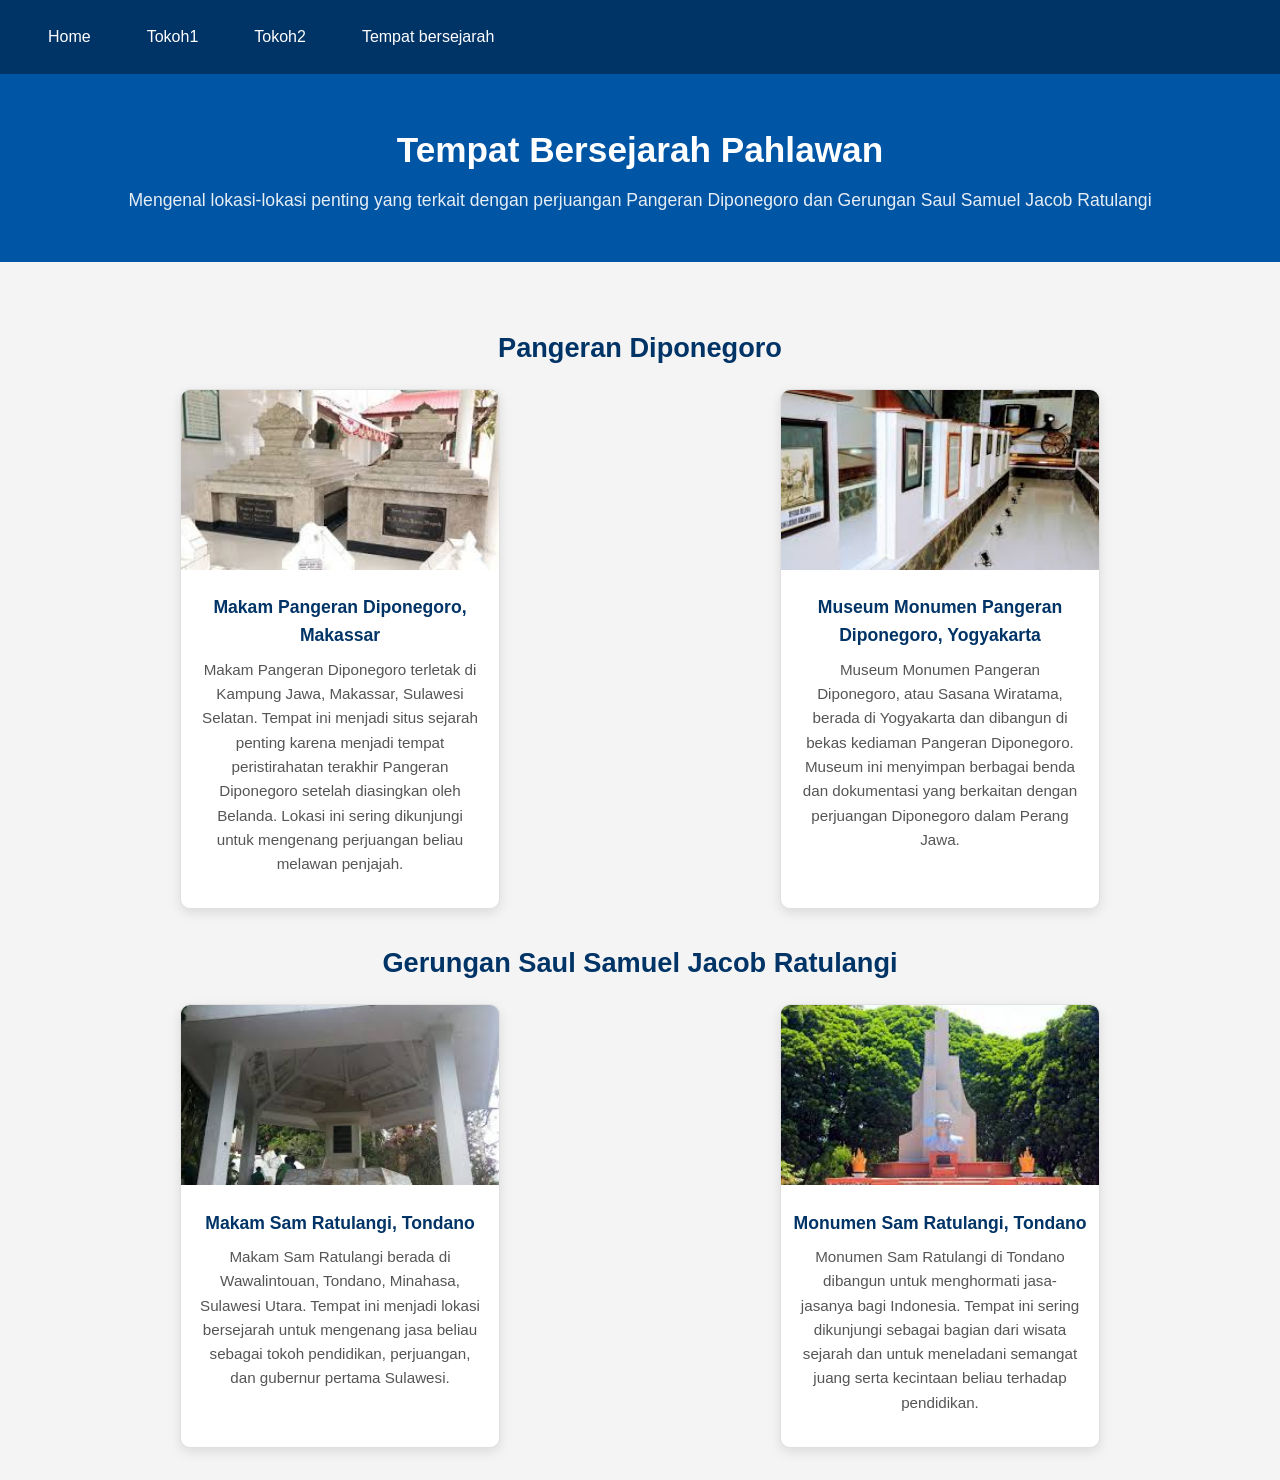
<file: sejarah/tempat sejarah/index.html>
<!DOCTYPE html>
<html lang="id">
<head>
    <meta charset="UTF-8">
    <meta name="viewport" content="width=device-width, initial-scale=1.0">
    <title>Tempat Bersejarah Pahlawan</title>
    <link rel="stylesheet" href="tempat.css">
</head>
<body>

    <div class="menu">
        <a href="file:///C:/Users/Raffa/OneDrive/Documents/sejarah/indek.html">Home</a>
        <a href="file:///C:/Users/Raffa/OneDrive/Documents/sejarah/tokoh1/tokoh1.html">Tokoh1</a>
        <a href="file:///C:/Users/Raffa/OneDrive/Documents/sejarah/tokoh2/tokoh2.html">Tokoh2</a>
        <a href="#">Tempat bersejarah</a>
    </div>

    <header>
        <h1>Tempat Bersejarah Pahlawan</h1>
        <p>
            Mengenal lokasi-lokasi penting yang terkait dengan perjuangan Pangeran Diponegoro dan Gerungan Saul Samuel Jacob Ratulangi
        </p>
    </header>

    <main>

        <section class="bersejarah-section">
            <h2>Pangeran Diponegoro</h2>
            <div class="bersejarah-cards">
                <div class="card">
                    <img src="download1.jpg" alt="Makam Pangeran Diponegoro">
                    <h3>Makam Pangeran Diponegoro, Makassar</h3>
                    <p>
                        Makam Pangeran Diponegoro terletak di Kampung Jawa, Makassar, Sulawesi Selatan. Tempat ini menjadi situs sejarah penting karena menjadi tempat peristirahatan terakhir Pangeran Diponegoro setelah diasingkan oleh Belanda. Lokasi ini sering dikunjungi untuk mengenang perjuangan beliau melawan penjajah.
                    </p>
                </div>

                <div class="card">
                    <img src="download2.jpg" alt="Museum Monumen Pangeran Diponegoro">
                    <h3>Museum Monumen Pangeran Diponegoro, Yogyakarta</h3>
                    <p>
                        Museum Monumen Pangeran Diponegoro, atau Sasana Wiratama, berada di Yogyakarta dan dibangun di bekas kediaman Pangeran Diponegoro. Museum ini menyimpan berbagai benda dan dokumentasi yang berkaitan dengan perjuangan Diponegoro dalam Perang Jawa.
                    </p>
                </div>
            </div>
        </section>

        <section class="bersejarah-section">
            <h2>Gerungan Saul Samuel Jacob Ratulangi</h2>
            <div class="bersejarah-cards">
                <div class="card">
                    <img src="download.jpg" alt="Makam Sam Ratulangi">
                    <h3>Makam Sam Ratulangi, Tondano</h3>
                    <p>
                        Makam Sam Ratulangi berada di Wawalintouan, Tondano, Minahasa, Sulawesi Utara. Tempat ini menjadi lokasi bersejarah untuk mengenang jasa beliau sebagai tokoh pendidikan, perjuangan, dan gubernur pertama Sulawesi.
                    </p>
                </div>

                <div class="card">
                    <img src="download3.jpg" alt="Monumen Sam Ratulangi">
                    <h3>Monumen Sam Ratulangi, Tondano</h3>
                    <p>
                        Monumen Sam Ratulangi di Tondano dibangun untuk menghormati jasa-jasanya bagi Indonesia. Tempat ini sering dikunjungi sebagai bagian dari wisata sejarah dan untuk meneladani semangat juang serta kecintaan beliau terhadap pendidikan.
                    </p>
                </div>
            </div>
        </section>

    </main>

</body>
</html>
</file>
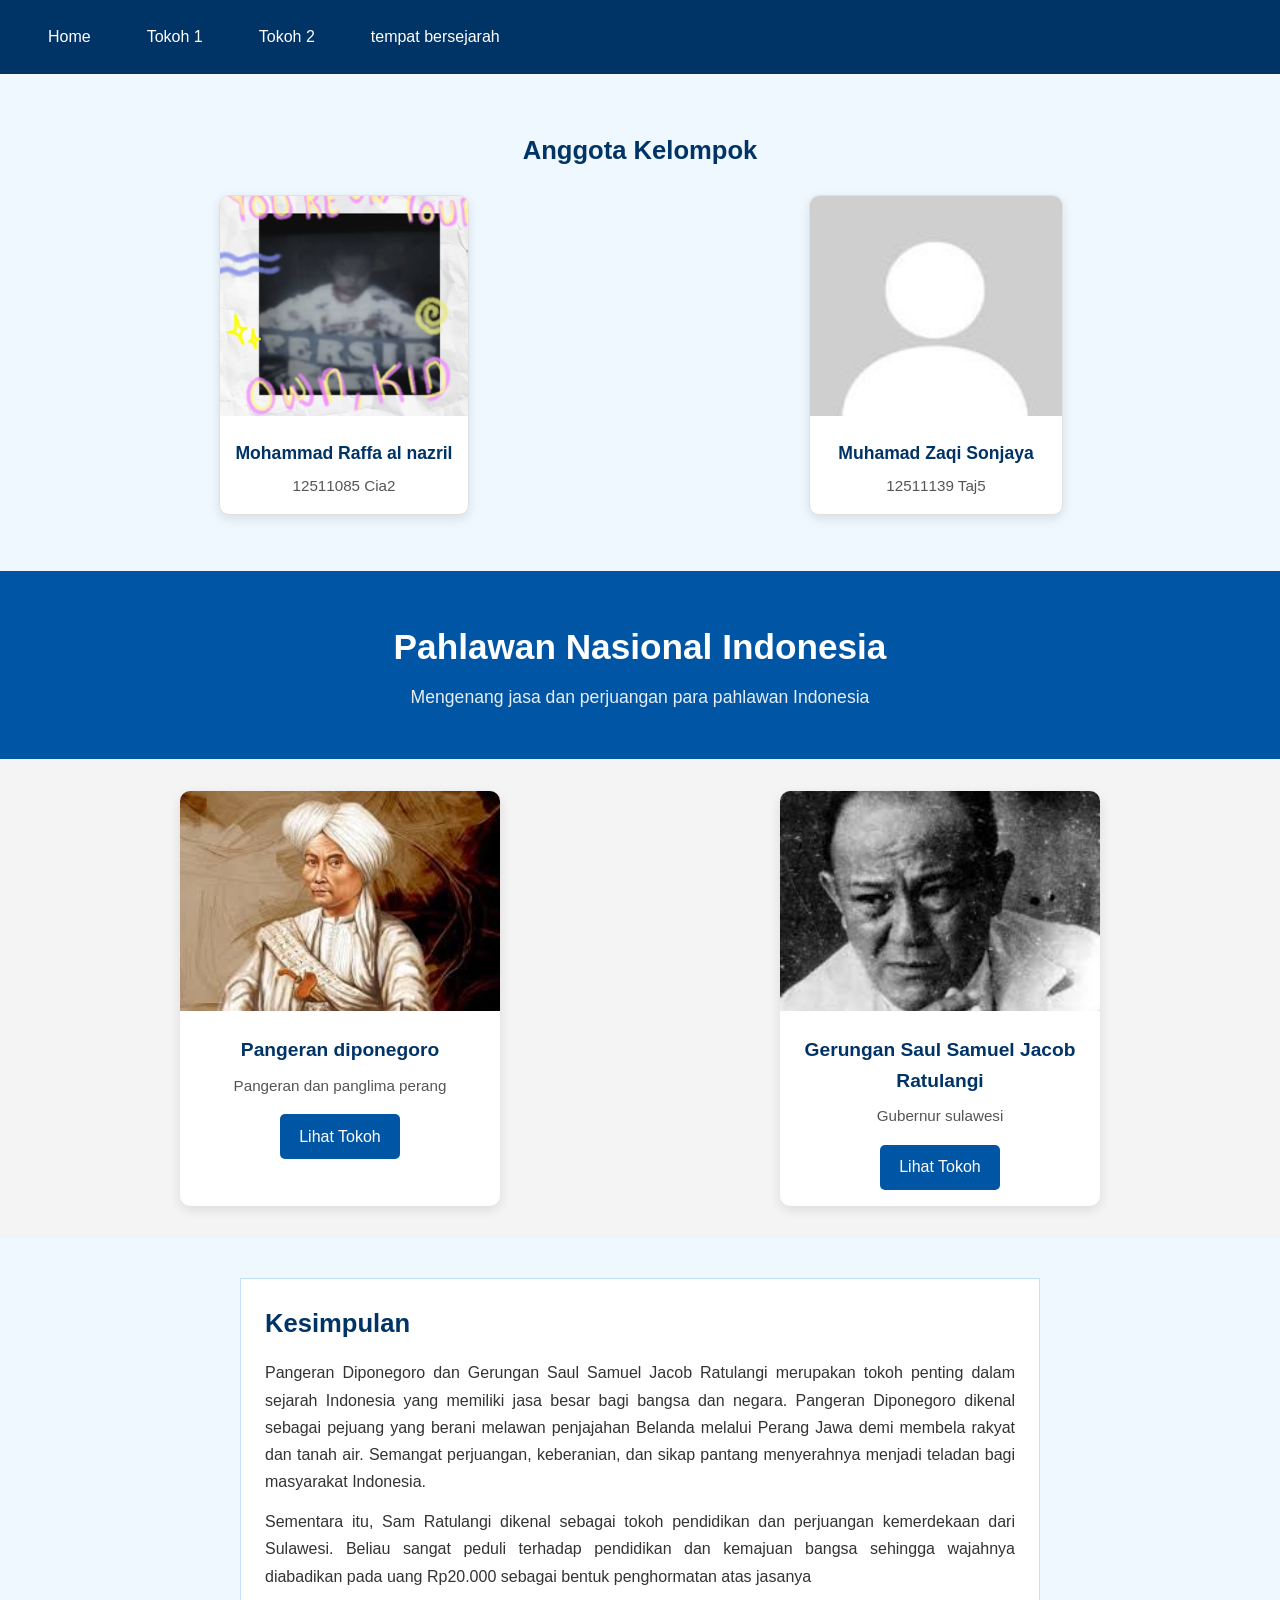
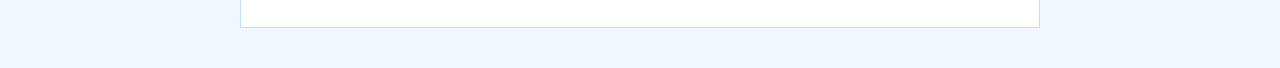
<file: sejarah/indek.html>
<!DOCTYPE html>
<html lang="id">
<head>
    <meta charset="UTF-8">
    <meta name="viewport" content="width=device-width, initial-scale=1.0">
    <title>Pahlawan Nasional</title>
    <link rel="stylesheet" href="style.css">
</head>
<body>

    <div class="menu">
        <a href="#">Home</a>
        <a href="file:///C:/Users/Raffa/OneDrive/Pictures/Documents/sejarah/tokoh1/tokoh1.html">Tokoh 1</a>
        <a href="file:///C:/Users/Raffa/OneDrive/Documents/sejarah/tokoh2/tokoh2.html">Tokoh 2</a>
        <a href="file:///C:/Users/Raffa/OneDrive/Documents/sejarah/tempat%20sejarah/index.html">tempat bersejarah</a>
    </div>

    <!-- Anggota kelompok (3 orang) -->
    <section class="anggota">
        <div class="container">
            <h2>Anggota Kelompok</h2>

            <div class="anggota-grid">
                <div class="card">
                    <img src="WhatsApp Image 2026-05-12 at 22.30.35.jpeg" alt="Anggota 1">
                    <h3>Mohammad Raffa al nazril</h3>
                    <p>12511085 Cia2</p>
                </div>

                <div class="card">
                    <img src="saya.jpg" alt="Anggota 2">
                    <h3>Muhamad Zaqi Sonjaya</h3>
                    <p>12511139 Taj5</p>
                </div>
            </div>
        </div>
    </section>

    <header>
        <h1>Pahlawan Nasional Indonesia</h1>
        <p>
            Mengenang jasa dan perjuangan para pahlawan Indonesia
        </p>
    </header>

    <main>
        <div class="card-container">
            <div class="card">
                <img src="download.jpg">
                <h2>Pangeran diponegoro</h2>
                <p>Pangeran dan panglima perang</p>
                <a href="file:///C:/Users/Raffa/OneDrive/Documents/sejarah/tokoh1/tokoh1.html">
                    Lihat Tokoh
                </a>
            </div>

            <div class="card">
                <img src="downloadd.jpg">
                <h2>Gerungan Saul Samuel Jacob Ratulangi</h2>
                <p>Gubernur sulawesi</p>
                <a href="file:///C:/Users/Raffa/OneDrive/Documents/sejarah/tokoh2/tokoh2.html">
                    Lihat Tokoh
                </a>
            </div>
        </div>
    </main>

    <!-- Bagian kesimpulan -->
    <section class="kesimpulan">
        <div class="container">
            <h2>Kesimpulan</h2>
            <p>
                Pangeran Diponegoro dan Gerungan Saul Samuel Jacob Ratulangi merupakan tokoh penting dalam sejarah Indonesia yang memiliki jasa besar bagi bangsa dan negara.

                Pangeran Diponegoro dikenal sebagai pejuang yang berani melawan penjajahan Belanda melalui Perang Jawa demi membela rakyat 
                dan tanah air. Semangat perjuangan, keberanian, dan sikap pantang menyerahnya menjadi teladan bagi masyarakat Indonesia.
            <p>
                Sementara itu, Sam Ratulangi dikenal sebagai tokoh pendidikan dan perjuangan kemerdekaan dari Sulawesi. Beliau sangat peduli 
                terhadap pendidikan dan kemajuan bangsa sehingga wajahnya diabadikan pada uang Rp20.000 sebagai bentuk penghormatan atas jasanya
            </p>
            </p>
        </div>
    </section>

</body>
</html>
</file>
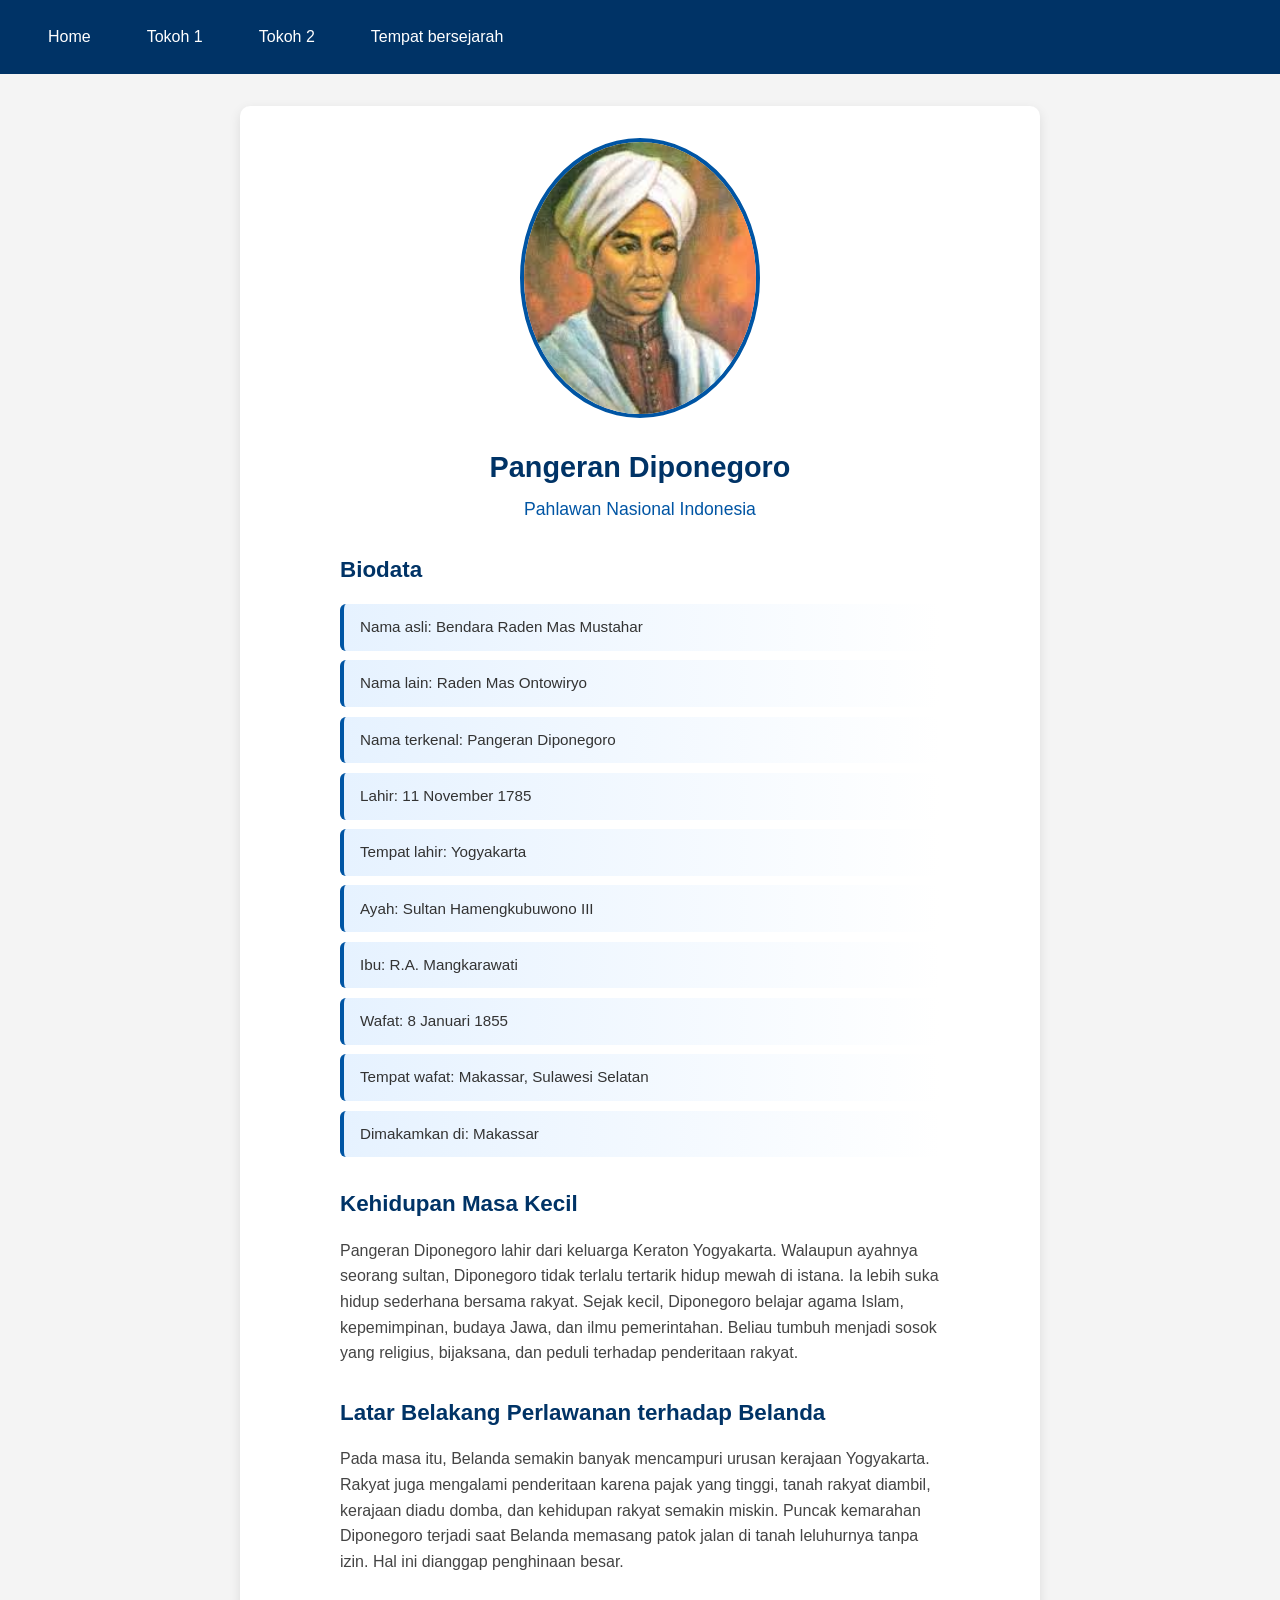
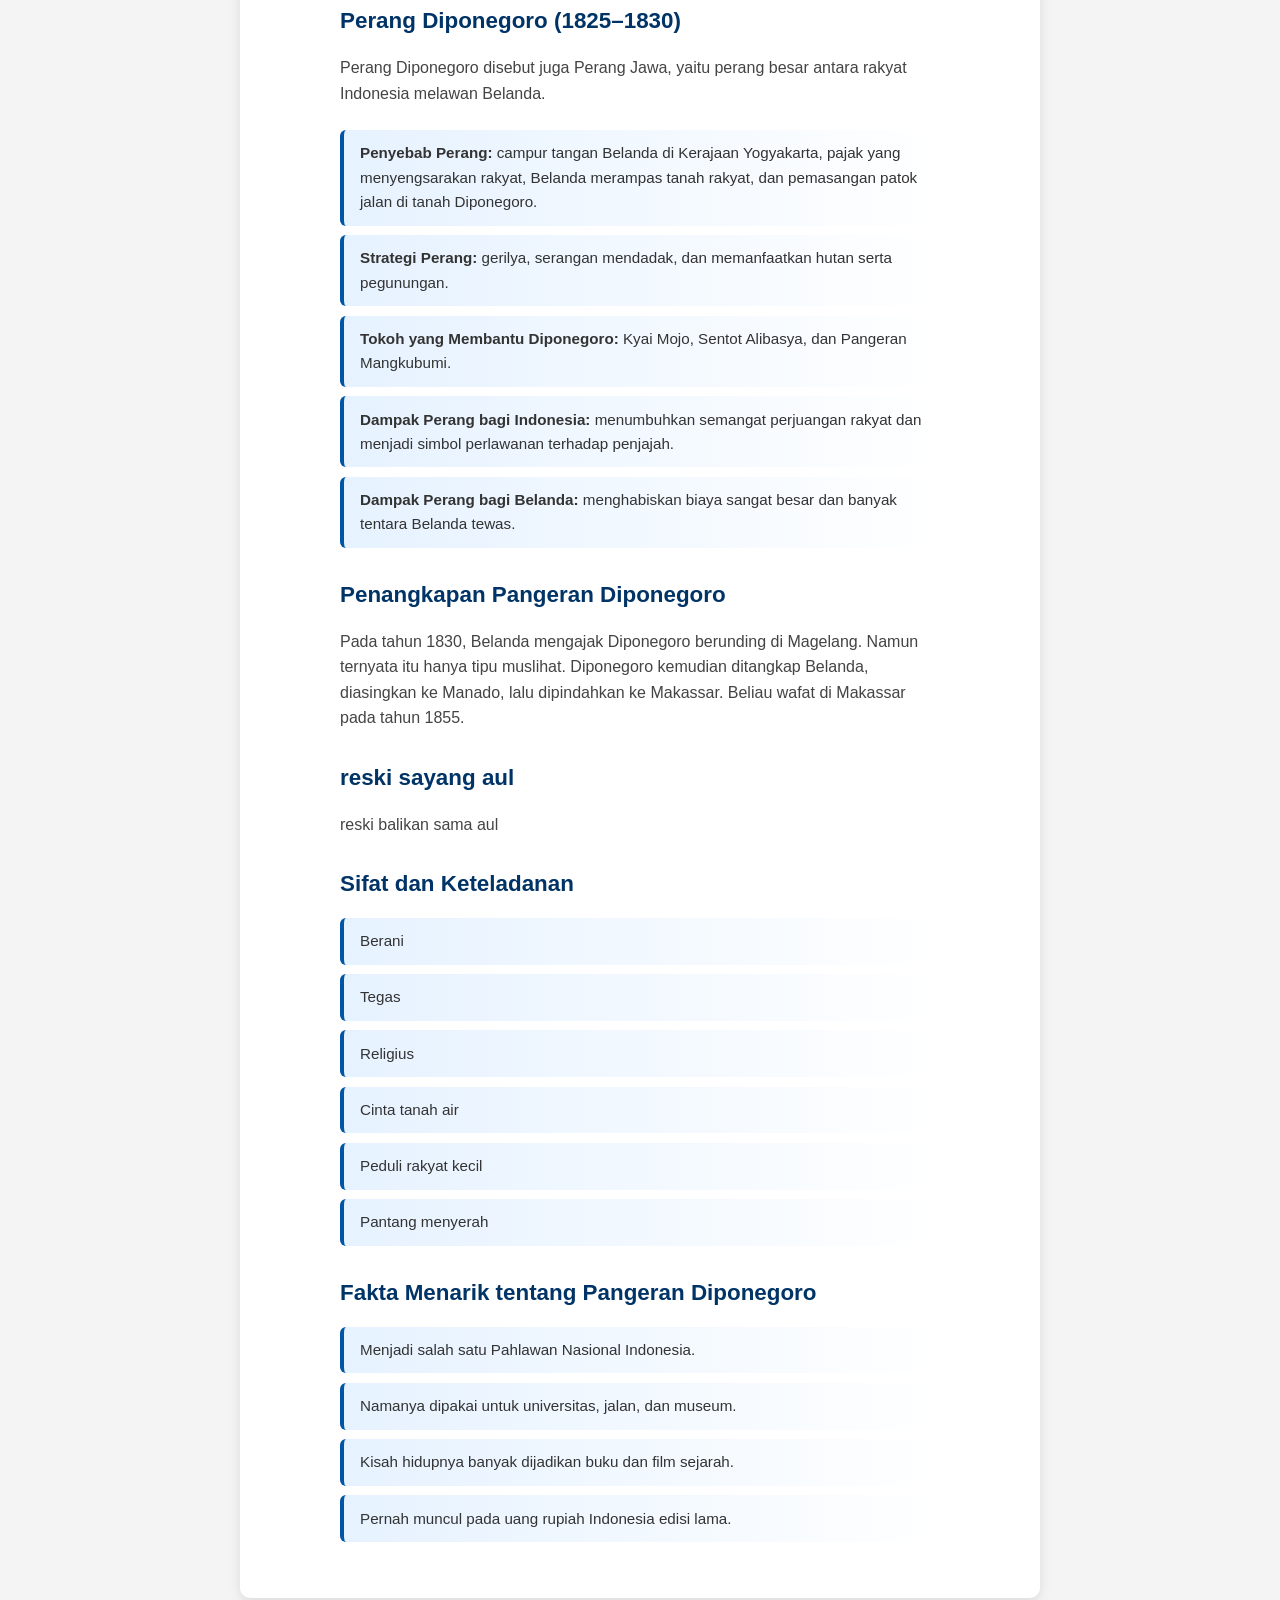
<file: sejarah/tokoh1/tokoh1.html>
<!DOCTYPE html>
<html lang="id">
<head>
    <meta charset="UTF-8">
    <meta name="viewport" content="width=device-width, initial-scale=1.0">
    <title>Pangeran Diponegoro</title>
    <link rel="stylesheet" href="style.css">
</head>
<body>

    <div class="menu">
        <a href="file:///C:/Users/Raffa/OneDrive/Documents/sejarah/indek.html">Home</a>
        <a href="#">Tokoh 1</a>
        <a href="file:///C:/Users/Raffa/OneDrive/Documents/sejarah/tokoh2/tokoh2.html">Tokoh 2</a>
        <a href="file:///C:/Users/Raffa/OneDrive/Documents/sejarah/tempat%20sejarah/index.html">Tempat bersejarah</a>
    </div>

    <div class="container">
        <img src="download.jpg" alt="Pangeran Diponegoro">

        <h1>Pangeran Diponegoro</h1>
        <h3>Pahlawan Nasional Indonesia</h3>

        <ul>
        <h2>Biodata</h2>
        <ul>
            <li>Nama asli: Bendara Raden Mas Mustahar</li>
            <li>Nama lain: Raden Mas Ontowiryo</li>
            <li>Nama terkenal: Pangeran Diponegoro</li>
            <li>Lahir: 11 November 1785</li>
            <li>Tempat lahir: Yogyakarta</li>
            <li>Ayah: Sultan Hamengkubuwono III</li>
            <li>Ibu: R.A. Mangkarawati</li>
            <li>Wafat: 8 Januari 1855</li>
            <li>Tempat wafat: Makassar, Sulawesi Selatan</li>
            <li>Dimakamkan di: Makassar</li>
        </ul>

        <h2>Kehidupan Masa Kecil</h2>
        <p>
            Pangeran Diponegoro lahir dari keluarga Keraton Yogyakarta. Walaupun ayahnya seorang sultan,
            Diponegoro tidak terlalu tertarik hidup mewah di istana. Ia lebih suka hidup sederhana bersama rakyat.
            Sejak kecil, Diponegoro belajar agama Islam, kepemimpinan, budaya Jawa, dan ilmu pemerintahan.
            Beliau tumbuh menjadi sosok yang religius, bijaksana, dan peduli terhadap penderitaan rakyat.
        </p>

        <h2>Latar Belakang Perlawanan terhadap Belanda</h2>
        <p>
            Pada masa itu, Belanda semakin banyak mencampuri urusan kerajaan Yogyakarta. Rakyat juga mengalami
            penderitaan karena pajak yang tinggi, tanah rakyat diambil, kerajaan diadu domba, dan kehidupan rakyat
            semakin miskin. Puncak kemarahan Diponegoro terjadi saat Belanda memasang patok jalan di tanah leluhurnya
            tanpa izin. Hal ini dianggap penghinaan besar.
        </p>

        <h2>Perang Diponegoro (1825–1830)</h2>
        <p>
            Perang Diponegoro disebut juga Perang Jawa, yaitu perang besar antara rakyat Indonesia melawan Belanda.
        </p>
        <ul>
            <li><strong>Penyebab Perang:</strong> campur tangan Belanda di Kerajaan Yogyakarta, pajak yang menyengsarakan rakyat, Belanda merampas tanah rakyat, dan pemasangan patok jalan di tanah Diponegoro.</li>
            <li><strong>Strategi Perang:</strong> gerilya, serangan mendadak, dan memanfaatkan hutan serta pegunungan.</li>
            <li><strong>Tokoh yang Membantu Diponegoro:</strong> Kyai Mojo, Sentot Alibasya, dan Pangeran Mangkubumi.</li>
            <li><strong>Dampak Perang bagi Indonesia:</strong> menumbuhkan semangat perjuangan rakyat dan menjadi simbol perlawanan terhadap penjajah.</li>
            <li><strong>Dampak Perang bagi Belanda:</strong> menghabiskan biaya sangat besar dan banyak tentara Belanda tewas.</li>
        </ul>

        <h2>Penangkapan Pangeran Diponegoro</h2>
        <p>
            Pada tahun 1830, Belanda mengajak Diponegoro berunding di Magelang. Namun ternyata itu hanya tipu muslihat.
            Diponegoro kemudian ditangkap Belanda, diasingkan ke Manado, lalu dipindahkan ke Makassar.
            Beliau wafat di Makassar pada tahun 1855.
        </p>

        <h2>reski sayang aul</h2>
        <p>reski balikan sama aul </p>

        <h2>Sifat dan Keteladanan</h2>
        <ul>
            <li>Berani</li>
            <li>Tegas</li>
            <li>Religius</li>
            <li>Cinta tanah air</li>
            <li>Peduli rakyat kecil</li>
            <li>Pantang menyerah</li>
        </ul>

        <h2>Fakta Menarik tentang Pangeran Diponegoro</h2>
        <ul>
            <li>Menjadi salah satu Pahlawan Nasional Indonesia.</li>
            <li>Namanya dipakai untuk universitas, jalan, dan museum.</li>
            <li>Kisah hidupnya banyak dijadikan buku dan film sejarah.</li>
            <li>Pernah muncul pada uang rupiah Indonesia edisi lama.</li>
        </ul>
        </ul>
        
    </div>

</body>
</html>
</file>
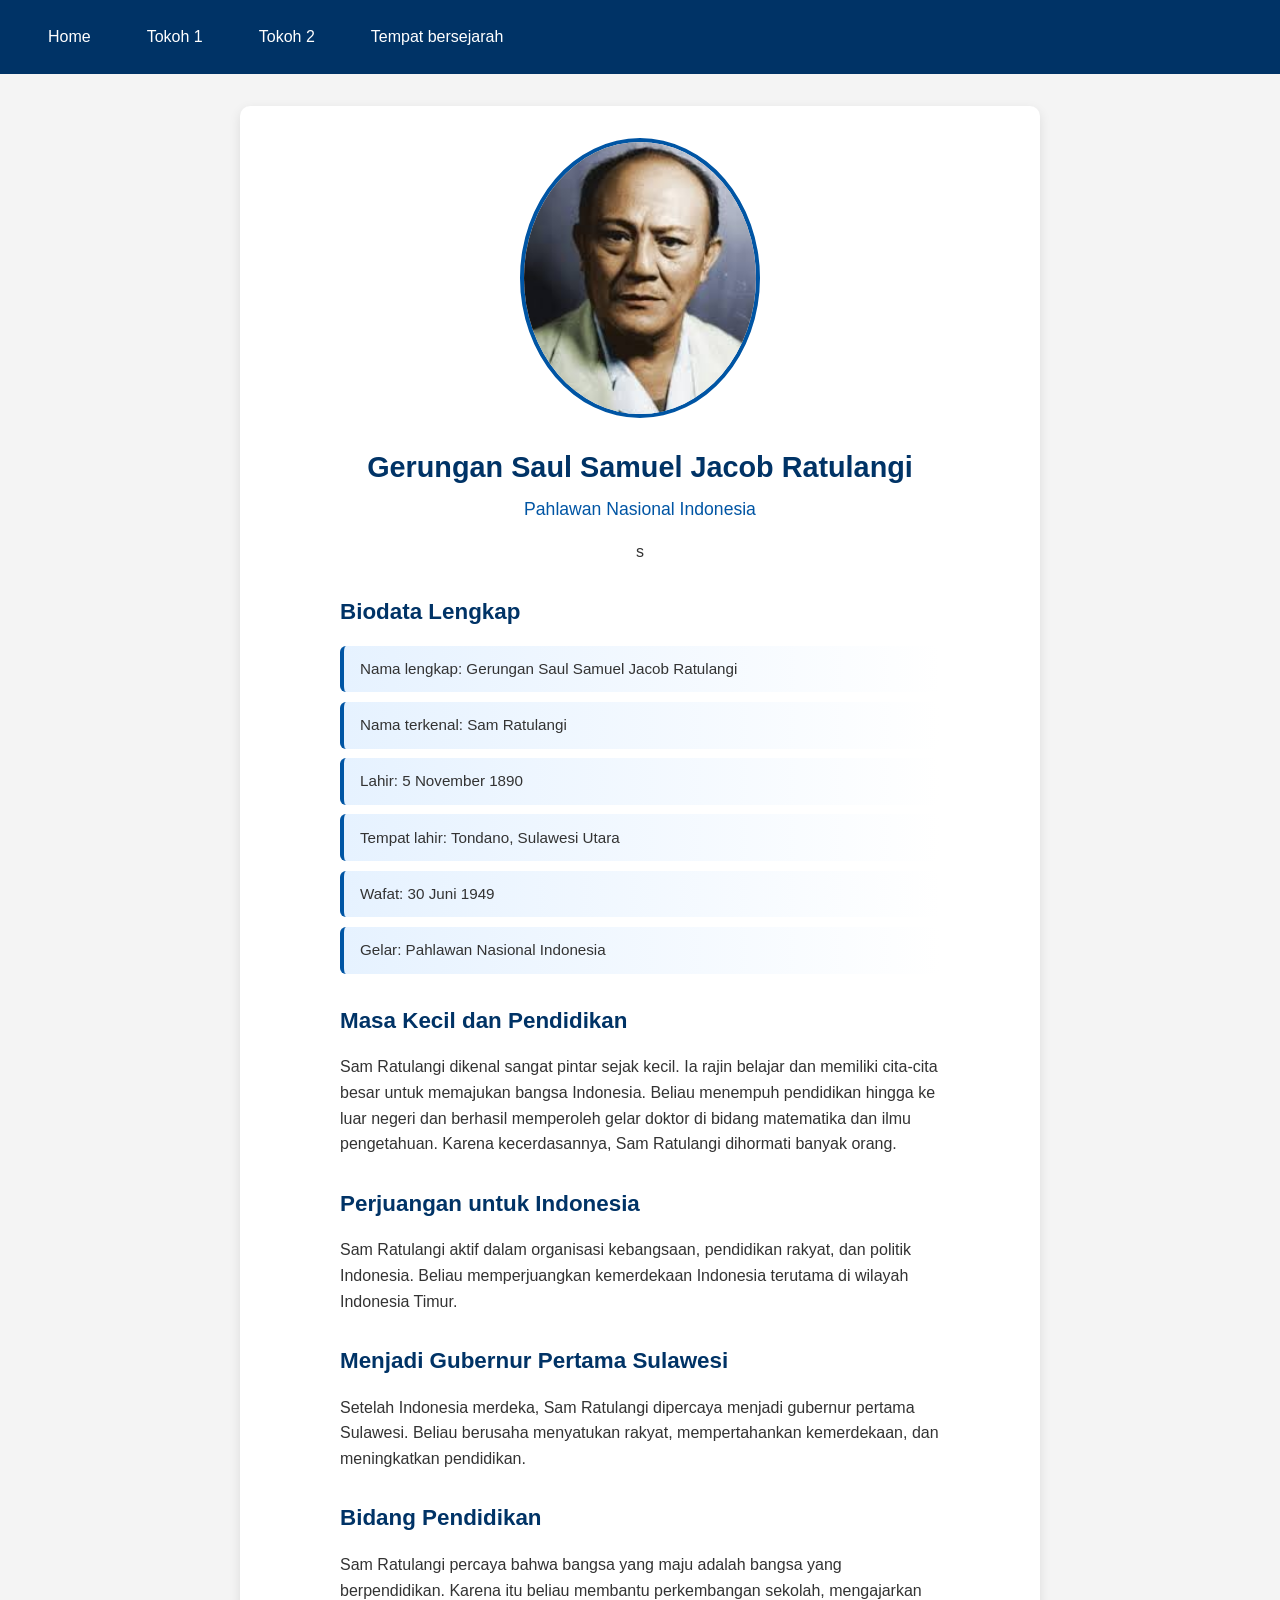
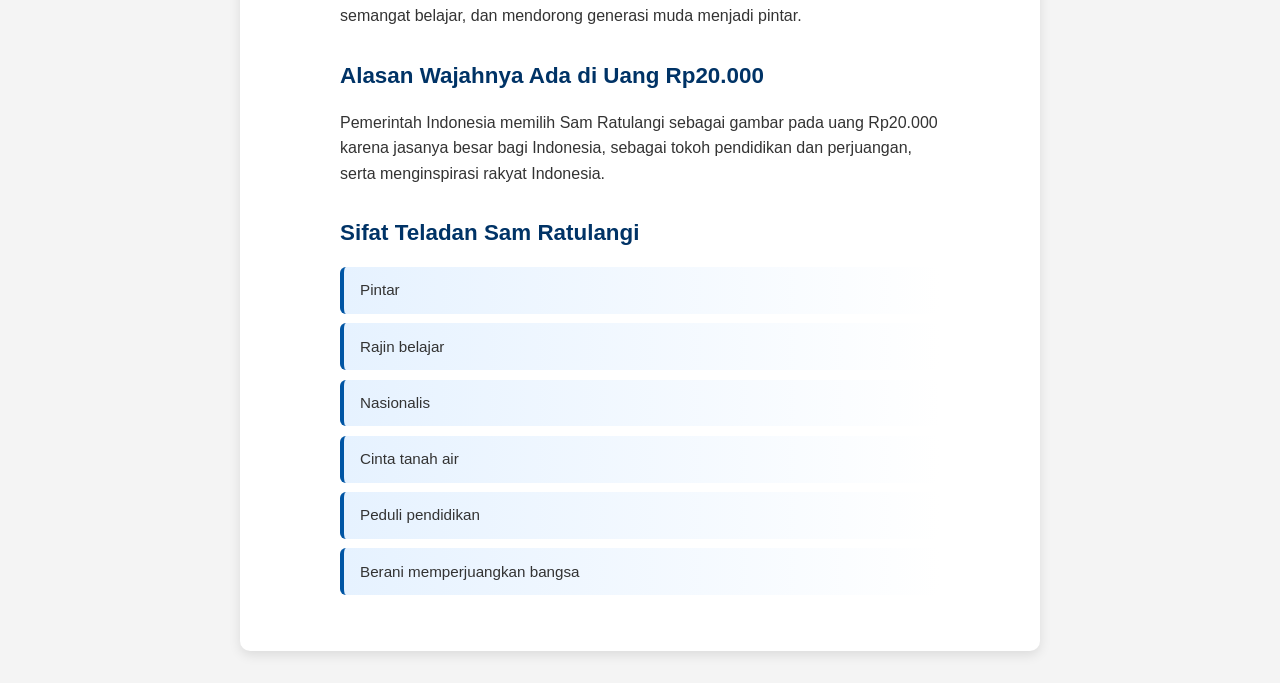
<file: sejarah/tokoh2/tokoh2.html>
<!DOCTYPE html>
<html lang="id">
<head>
    <meta charset="UTF-8">
    <meta name="viewport" content="width=device-width, initial-scale=1.0">
    <title>Sam Ratulangi</title>
    <link rel="stylesheet" href="style.css">
</head>
<body>

    <div class="menu">
        <a href="file:///C:/Users/Raffa/OneDrive/Documents/sejarah/indek.html">Home</a>
        <a href="file:///C:/Users/Raffa/OneDrive/Documents/sejarah/tokoh1/tokoh1.html">Tokoh 1</a>
        <a href="#">Tokoh 2</a>
        <a href="file:///C:/Users/Raffa/OneDrive/Documents/sejarah/tempat%20sejarah/index.html">Tempat bersejarah</a>
    </div>

    <div class="container">
        <img src="download.jpg" alt="Sam Ratulangi">

        <h1>Gerungan Saul Samuel Jacob Ratulangi</h1>
        <h3>Pahlawan Nasional Indonesia</h3>s

        <ul>
        <h2>Biodata Lengkap</h2>
        <ul>
            <li>Nama lengkap: Gerungan Saul Samuel Jacob Ratulangi</li>
            <li>Nama terkenal: Sam Ratulangi</li>
            <li>Lahir: 5 November 1890</li>
            <li>Tempat lahir: Tondano, Sulawesi Utara</li>
            <li>Wafat: 30 Juni 1949</li>
            <li>Gelar: Pahlawan Nasional Indonesia</li>
        </ul>
        <ul>
        <h2>Masa Kecil dan Pendidikan</h2>
            Sam Ratulangi dikenal sangat pintar sejak kecil. Ia rajin belajar dan memiliki cita-cita besar untuk
            memajukan bangsa Indonesia. Beliau menempuh pendidikan hingga ke luar negeri dan berhasil memperoleh
            gelar doktor di bidang matematika dan ilmu pengetahuan. Karena kecerdasannya, Sam Ratulangi dihormati
            banyak orang.

        <h2>Perjuangan untuk Indonesia</h2>
            Sam Ratulangi aktif dalam organisasi kebangsaan, pendidikan rakyat, dan politik Indonesia.
            Beliau memperjuangkan kemerdekaan Indonesia terutama di wilayah Indonesia Timur.

        <h2>Menjadi Gubernur Pertama Sulawesi</h2>
            Setelah Indonesia merdeka, Sam Ratulangi dipercaya menjadi gubernur pertama Sulawesi.
            Beliau berusaha menyatukan rakyat, mempertahankan kemerdekaan, dan meningkatkan pendidikan.

        <h2>Bidang Pendidikan</h2>
            Sam Ratulangi percaya bahwa bangsa yang maju adalah bangsa yang berpendidikan.
            Karena itu beliau membantu perkembangan sekolah, mengajarkan semangat belajar,
            dan mendorong generasi muda menjadi pintar.

        <h2>Alasan Wajahnya Ada di Uang Rp20.000</h2>
            Pemerintah Indonesia memilih Sam Ratulangi sebagai gambar pada uang Rp20.000 karena jasanya besar
            bagi Indonesia, sebagai tokoh pendidikan dan perjuangan, serta menginspirasi rakyat Indonesia.

        <h2>Sifat Teladan Sam Ratulangi</h2>
        <ul>
            <li>Pintar</li>
            <li>Rajin belajar</li>
            <li>Nasionalis</li>
            <li>Cinta tanah air</li>
            <li>Peduli pendidikan</li>
            <li>Berani memperjuangkan bangsa</li>
        </ul>
    </ul>
    </div>

</body>
</html>
</file>
<file: sejarah/tempat sejarah/tempat.css>
/* Reset dasar */
* {
    margin: 0;
    padding: 0;
    box-sizing: border-box;
}

/* Body */
body {
    font-family: "Segoe UI", Tahoma, Geneva, Verdana, sans-serif;
    background-color: #f4f4f4;
    color: #333;
    line-height: 1.6;
}

/* Navbar (menu) */
.menu {
    background-color: #003366;
    padding: 1rem 2rem;
    display: flex;
    gap: 1.5rem;
    align-items: center;
}

.menu a {
    color: #fff;
    text-decoration: none;
    font-weight: 500;
    font-size: 1rem;
    padding: 0.5rem 1rem;
    border-radius: 4px;
    transition: background-color 0.3s ease;
}

.menu a:hover {
    background-color: #0055a4;
}

/* Header halaman */
header {
    text-align: center;
    padding: 3rem 1rem;
    background-color: #0055a4;
    color: #fff;
}

header h1 {
    font-size: 2.2rem;
    margin-bottom: 0.5rem;
}

header p {
    font-size: 1.1rem;
    opacity: 0.9;
}

/* Main konten - tempat bersejarah */
main {
    padding: 2rem 1rem;
    max-width: 1200px;
    margin: 0 auto;
}

/* Section tempat bersejarah */
.bersejarah-section h2 {
    font-size: 1.7rem;
    color: #003366;
    margin: 2rem 0 1.2rem;
    text-align: center;
}

/* Grid card tempat bersejarah */
.bersejarah-cards {
    display: grid;
    grid-template-columns: repeat(auto-fit, minmax(280px, 1fr));
    gap: 2rem;
    justify-items: center;
}

.bersejarah-cards .card {
    background-color: #fff;
    border-radius: 10px;
    border: 1px solid #e0e0e0;
    box-shadow: 0 4px 12px rgba(0, 0, 0, 0.1);
    overflow: hidden;
    max-width: 320px;
    text-align: center;
    transition: transform 0.3s ease, box-shadow 0.3s ease;
}

.bersejarah-cards .card:hover {
    transform: translateY(-5px);
    box-shadow: 0 8px 20px rgba(0, 0, 0, 0.15);
}

.bersejarah-cards .card img {
    width: 100%;
    height: 180px;
    object-fit: cover;
}

.bersejarah-cards .card h3 {
    margin: 1rem 0 0.5rem;
    font-size: 1.1rem;
    color: #003366;
}

.bersejarah-cards .card p {
    margin-bottom: 1rem;
    color: #555;
    font-size: 0.95rem;
    line-height: 1.6;
    padding: 0 1rem 1rem;
}

/* Responsive untuk layar kecil (HP) */
@media (max-width: 576px) {
    .menu {
        flex-direction: column;
        padding: 0.8rem 1rem;
        gap: 0.5rem;
    }

    header h1 {
        font-size: 1.8rem;
    }

    .bersejarah-cards {
        gap: 1.5rem;
    }

    .bersejarah-cards .card {
        max-width: 100%;
    }
}
</file>
<file: sejarah/style.css>
/* style.css */

/* Reset dasar */
* {
    margin: 0;
    padding: 0;
    box-sizing: border-box;
}

body {
    font-family: "Segoe UI", Tahoma, Geneva, Verdana, sans-serif;
    background-color: #f4f4f4;
    color: #333;
    line-height: 1.6;
}

/* Menu navigasi */
.menu {
    background-color: #003366; /* biru tua khas tema nasional */
    padding: 1rem 2rem;
    display: flex;
    gap: 1.5rem;
}

.menu a {
    color: #fff;
    text-decoration: none;
    font-weight: 500;
    font-size: 1rem;
    padding: 0.5rem 1rem;
    border-radius: 4px;
    transition: background-color 0.3s ease;
}

.menu a:hover {
    background-color: #0055a4;
}

/* Bagian anggota kelompok */
.anggota {
    padding: 2rem 1rem;
    background-color: #f0f8ff;
}

.anggota .container {
    max-width: 1200px;
    margin: 0 auto;
    padding: 1.5rem;
}

.anggota h2 {
    font-size: 1.6rem;
    color: #003366;
    margin-bottom: 1.5rem;
    text-align: center;
}

/* Grid 3 anggota */
.anggota-grid {
    display: grid;
    grid-template-columns: repeat(auto-fit, minmax(280px, 1fr));
    gap: 2rem;
    justify-items: center;
}

.anggota .card {
    background-color: #fff;
    border-radius: 10px;
    border: 1px solid #e0e0e0;
    box-shadow: 0 4px 12px rgba(0, 0, 0, 0.1);
    overflow: hidden;
    text-align: center;
    max-width: 320px;
    transition: transform 0.3s ease, box-shadow 0.3s ease;
}

.anggota .card:hover {
    transform: translateY(-5px);
    box-shadow: 0 8px 20px rgba(0, 0, 0, 0.15);
}

.anggota .card img {
    width: 100%;
    height: 220px;
    object-fit: cover;
}

.anggota .card h3 {
    margin: 1rem 0 0.4rem;
    font-size: 1.1rem;
    color: #003366;
}

.anggota .card p {
    margin-bottom: 1rem;
    color: #555;
    font-size: 0.95rem;
}

/* Responsive untuk anggota kelompok */
@media (max-width: 576px) {
    .anggota-grid {
        gap: 1.5rem;
    }

    .anggota .card {
        max-width: 100%;
    }
}

/* Header utama */
header {
    text-align: center;
    padding: 3rem 1rem;
    background-color: #0055a4;
    color: #fff;
}

header h1 {
    font-size: 2.2rem;
    margin-bottom: 0.5rem;
}

header p {
    font-size: 1.1rem;
    opacity: 0.9;
}

/* Main konten - grid card */
main {
    padding: 2rem 1rem;
    max-width: 1200px;
    margin: 0 auto;
}

.card-container {
    display: grid;
    grid-template-columns: repeat(auto-fit, minmax(280px, 1fr));
    gap: 2rem;
    justify-items: center;
}

.card {
    background-color: #fff;
    border-radius: 10px;
    box-shadow: 0 4px 12px rgba(0, 0, 0, 0.1);
    overflow: hidden;
    max-width: 320px;
    text-align: center;
    transition: transform 0.3s ease, box-shadow 0.3s ease;
}

.card:hover {
    transform: translateY(-5px);
    box-shadow: 0 8px 20px rgba(0, 0, 0, 0.15);
}

.card img {
    width: 100%;
    height: 220px;
    object-fit: cover;
}

.card h2 {
    margin: 1rem 0 0.5rem;
    font-size: 1.2rem;
    color: #003366;
}

.card p {
    margin-bottom: 1rem;
    color: #555;
    font-size: 0.95rem;
}

.card a {
    display: inline-block;
    background-color: #0055a4;
    color: #fff;
    padding: 0.6rem 1.2rem;
    border-radius: 5px;
    text-decoration: none;
    font-weight: 500;
    margin-bottom: 1rem;
    transition: background-color 0.3s ease;
}

.card a:hover {
    background-color: #003366;
}

.kesimpulan {
    padding: 2.5rem 1rem;
    background-color: #f0f8ff;
    color: #333;
}

.kesimpulan .container {
    max-width: 800px;
    margin: 0 auto;
    padding: 1.5rem;
    border-radius: var(--radius-md);
    border: 1px solid #c0e0ff;
    background-color: #ffffff;
}

.kesimpulan h2 {
    font-size: 1.6rem;
    color: #003366;
    margin-bottom: 1rem;
    text-align: left;
}

.kesimpulan p {
    font-size: 1rem;
    line-height: 1.7;
    margin-bottom: 0.8rem;
    text-align: justify;
}

/* Responsive untuk layar kecil */
@media (max-width: 576px) {
    header h1 {
        font-size: 1.8rem;
    }

    .card-container {
        gap: 1.5rem;
    }

    .card {
        max-width: 100%;
    }
}
</file>
<file: sejarah/tokoh1/style.css>
/* style.css */

* {
    margin: 0;
    padding: 0;
    box-sizing: border-box;
}

body {
    font-family: "Segoe UI", Tahoma, Geneva, Verdana, sans-serif;
    background-color: #f4f4f4;
    color: #333;
    line-height: 1.6;
}

/* Menu navigasi */
.menu {
    background-color: #003366;
    padding: 1rem 2rem;
    display: flex;
    gap: 1.5rem;
    align-items: center;
}

.menu a {
    color: #fff;
    text-decoration: none;
    font-weight: 500;
    font-size: 1rem;
    padding: 0.5rem 1rem;
    border-radius: 4px;
    transition: background-color 0.3s ease;
}

.menu a:hover {
    background-color: #0055a4;
}

/* Container utama tokoh */
.container {
    max-width: 800px;
    margin: 2rem auto;
    padding: 2rem 1.5rem;
    background-color: #fff;
    border-radius: 10px;
    box-shadow: 0 4px 12px rgba(0, 0, 0, 0.1);
    text-align: center;
}

/* Gambar tokoh */
.container img {
    width: 100%;
    max-width: 240px;
    height: 280px;
    object-fit: cover;
    border-radius: 50%;
    border: 4px solid #0055a4;
    margin-bottom: 1.2rem;
}

/* Judul utama */
.container h1 {
    font-size: 1.8rem;
    color: #003366;
    margin-bottom: 0.3rem;
}

.container h3 {
    font-size: 1.1rem;
    color: #0055a4;
    margin-bottom: 1rem;
    font-weight: 500;
}

/* Teks paragraf */
.container p {
    font-size: 1rem;
    margin-bottom: 1.5rem;
    color: #444;
}

/* Subjudul jasa perjuangan */
.container h2 {
    font-size: 1.4rem;
    color: #003366;
    margin: 1.8rem 0 1rem;
    text-align: left;
}

/* Daftar jasa perjuangan */
.container ul {
    list-style: none;
    padding-left: 0;
    margin: 0 auto 1.5rem;
    max-width: 600px;
    text-align: left;
}

.container li {
    background: linear-gradient(90deg, #e6f2ff, #ffffff);
    padding: 0.7rem 1rem;
    margin-bottom: 0.6rem;
    border-radius: 6px;
    border-left: 4px solid #0055a4;
    font-size: 0.95rem;
    color: #333;
}

/* Responsive untuk layar kecil (HP) */
@media (max-width: 576px) {
    .menu {
        flex-direction: column;
        padding: 0.8rem 1rem;
        gap: 0.5rem;
    }

    .container {
        margin: 1rem auto;
        padding: 1.5rem 1rem;
    }

    .container img {
        max-width: 180px;
        height: 200px;
    }

    .container h1 {
        font-size: 1.6rem;
    }

    .container h2 {
        font-size: 1.2rem;
    }
}
</file>
<file: sejarah/tokoh2/style.css>
/* style.css */

* {
    margin: 0;
    padding: 0;
    box-sizing: border-box;
}

body {
    font-family: "Segoe UI", Tahoma, Geneva, Verdana, sans-serif;
    background-color: #f4f4f4;
    color: #333;
    line-height: 1.6;
}

/* Menu navigasi */
.menu {
    background-color: #003366;
    padding: 1rem 2rem;
    display: flex;
    gap: 1.5rem;
    align-items: center;
}

.menu a {
    color: #fff;
    text-decoration: none;
    font-weight: 500;
    font-size: 1rem;
    padding: 0.5rem 1rem;
    border-radius: 4px;
    transition: background-color 0.3s ease;
}

.menu a:hover {
    background-color: #0055a4;
}

/* Container utama tokoh */
.container {
    max-width: 800px;
    margin: 2rem auto;
    padding: 2rem 1.5rem;
    background-color: #fff;
    border-radius: 10px;
    box-shadow: 0 4px 12px rgba(0, 0, 0, 0.1);
    text-align: center;
}

/* Gambar tokoh */
.container img {
    width: 100%;
    max-width: 240px;
    height: 280px;
    object-fit: cover;
    border-radius: 50%;
    border: 4px solid #0055a4;
    margin-bottom: 1.2rem;
}

/* Judul utama */
.container h1 {
    font-size: 1.8rem;
    color: #003366;
    margin-bottom: 0.3rem;
}

.container h3 {
    font-size: 1.1rem;
    color: #0055a4;
    margin-bottom: 1rem;
    font-weight: 500;
}

/* Teks paragraf */
.container p {
    font-size: 1rem;
    margin-bottom: 1.5rem;
    color: #444;
}

/* Subjudul jasa perjuangan */
.container h2 {
    font-size: 1.4rem;
    color: #003366;
    margin: 1.8rem 0 1rem;
    text-align: left;
}

/* Daftar jasa perjuangan */
.container ul {
    list-style: none;
    padding-left: 0;
    margin: 0 auto 1.5rem;
    max-width: 600px;
    text-align: left;
}

.container li {
    background: linear-gradient(90deg, #e6f2ff, #ffffff);
    padding: 0.7rem 1rem;
    margin-bottom: 0.6rem;
    border-radius: 6px;
    border-left: 4px solid #0055a4;
    font-size: 0.95rem;
    color: #333;
}

/* Responsive untuk layar kecil (HP) */
@media (max-width: 576px) {
    .menu {
        flex-direction: column;
        padding: 0.8rem 1rem;
        gap: 0.5rem;
    }

    .container {
        margin: 1rem auto;
        padding: 1.5rem 1rem;
    }

    .container img {
        max-width: 180px;
        height: 200px;
    }

    .container h1 {
        font-size: 1.6rem;
    }

    .container h2 {
        font-size: 1.2rem;
    }
}
</file>
